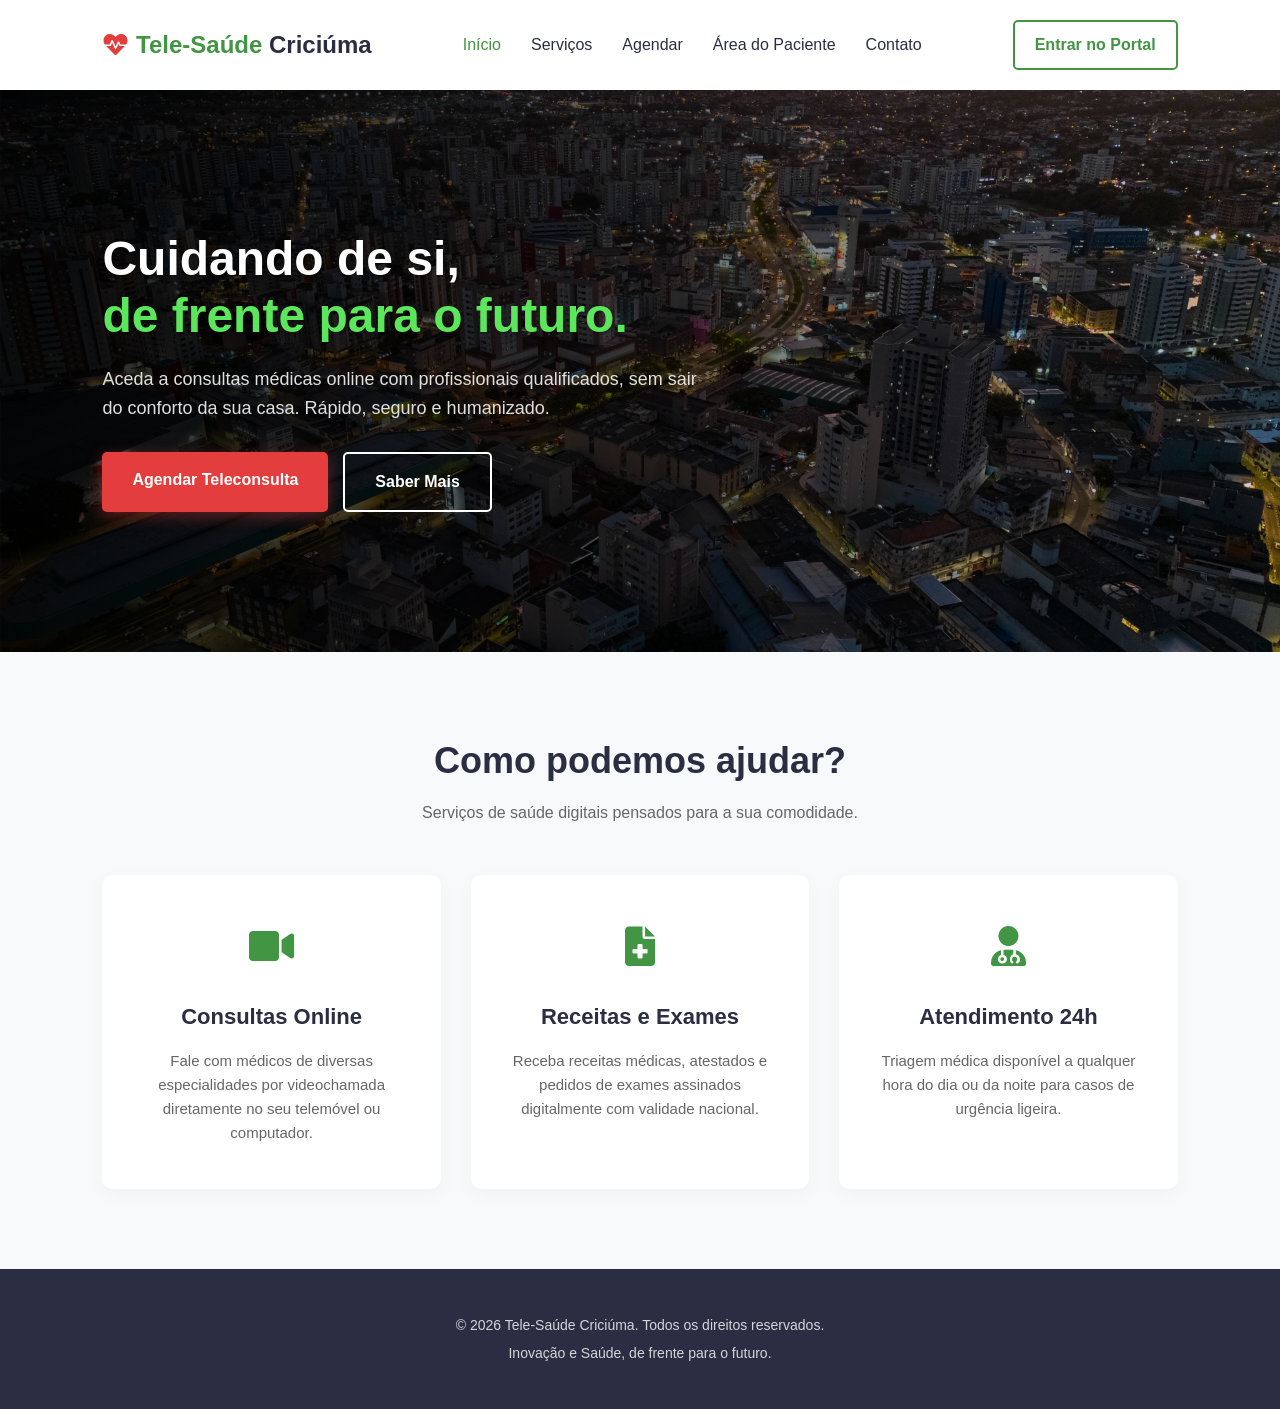
<file: index.html>
<!DOCTYPE html>
<html lang="pt">
<head>
    <meta charset="UTF-8">
    <meta name="viewport" content="width=device-width, initial-scale=1.0">
    <title>Tele-Saúde Criciúma - Início</title>
    <link rel="stylesheet" href="style.css">
    <link rel="stylesheet" href="https://cdnjs.cloudflare.com/ajax/libs/font-awesome/6.0.0/css/all.min.css">
</head>
<body>

    <header class="navbar">
        <div class="logo">
            <i class="fa-solid fa-heart-pulse"></i> Tele-Saúde <span>Criciúma</span>
        </div>
        <nav>
            <ul class="nav-links">
                <li><a href="index.html" class="active">Início</a></li>
                <li><a href="index.html#servicos">Serviços</a></li>
                <li><a href="agendar.html">Agendar</a></li>
                <li><a href="paciente.html">Área do Paciente</a></li>
                <li><a href="contato.html">Contato</a></li>
            </ul>
        </nav>
        <a href="paciente.html" class="btn-nav">Entrar no Portal</a>
    </header>

    <section id="inicio" class="hero">
        <div class="hero-container">
            <div class="hero-text">
                <h1>Cuidando de si, <br><span class="highlight">de frente para o futuro.</span></h1>
                <p>Aceda a consultas médicas online com profissionais qualificados, sem sair do conforto da sua casa. Rápido, seguro e humanizado.</p>
                <div class="hero-buttons">
                    <a href="agendar.html" class="btn-primary">Agendar Teleconsulta</a>
                    <a href="#servicos" class="btn-secondary">Saber Mais</a>
                </div>
            </div>
        </div>
    </section>

    <section id="servicos" class="services">
        <h2>Como podemos ajudar?</h2>
        <p class="subtitle">Serviços de saúde digitais pensados para a sua comodidade.</p>
        
        <div class="services-grid">
            <div class="card">
                <div class="icon-box"><i class="fa-solid fa-video"></i></div>
                <h3>Consultas Online</h3>
                <p>Fale com médicos de diversas especialidades por videochamada diretamente no seu telemóvel ou computador.</p>
            </div>

            <div class="card">
                <div class="icon-box"><i class="fa-solid fa-file-medical"></i></div>
                <h3>Receitas e Exames</h3>
                <p>Receba receitas médicas, atestados e pedidos de exames assinados digitalmente com validade nacional.</p>
            </div>

            <div class="card">
                <div class="icon-box"><i class="fa-solid fa-user-doctor"></i></div>
                <h3>Atendimento 24h</h3>
                <p>Triagem médica disponível a qualquer hora do dia ou da noite para casos de urgência ligeira.</p>
            </div>
        </div>
    </section>

    <footer>
        <p>&copy; 2026 Tele-Saúde Criciúma. Todos os direitos reservados.</p>
        <p>Inovação e Saúde, de frente para o futuro.</p>
    </footer>

</body>
</html>
</file>
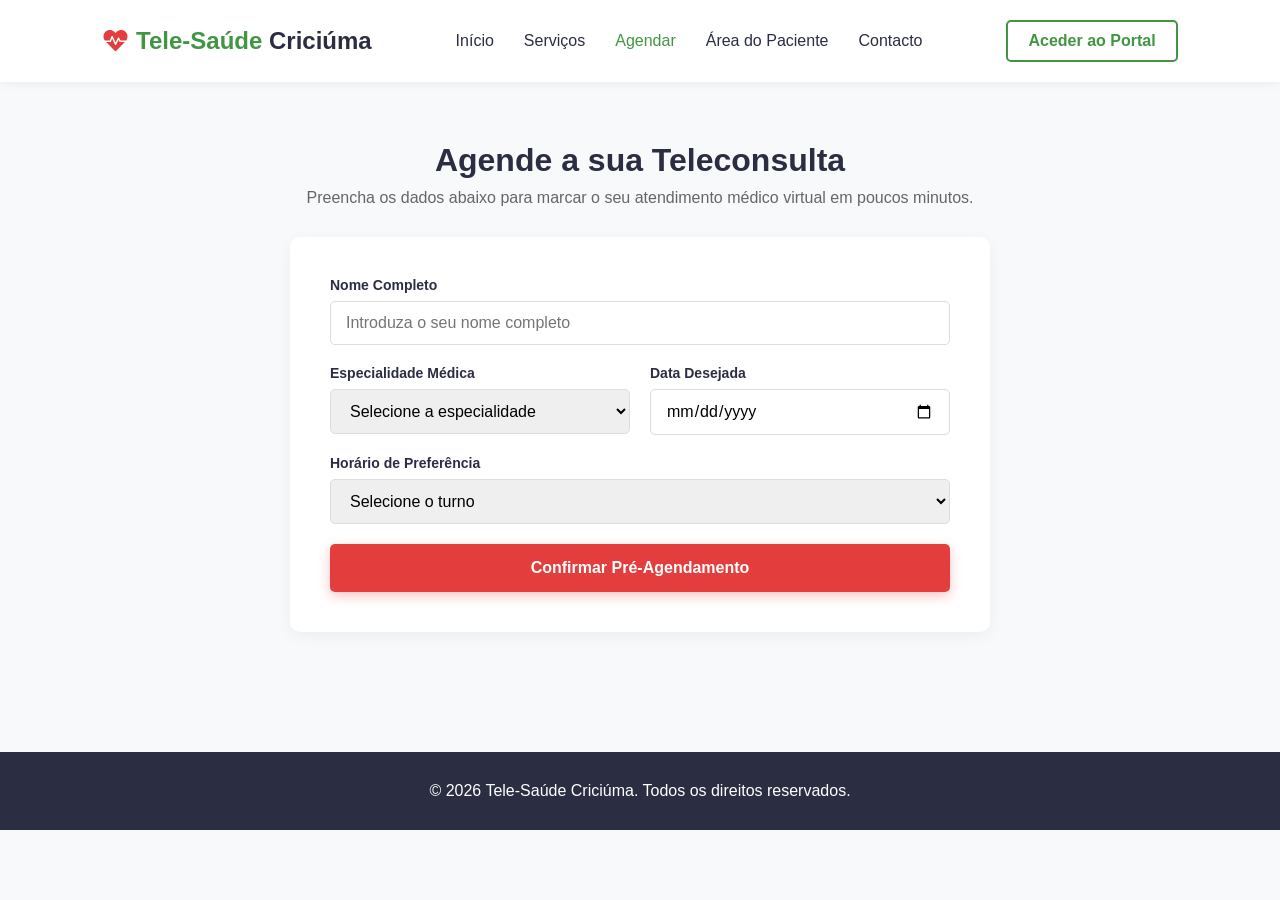
<file: agendar.html>
<!DOCTYPE html>
<html lang="pt">
<head>
    <meta charset="UTF-8">
    <meta name="viewport" content="width=device-width, initial-scale=1.0">
    <title>Tele-Saúde Criciúma - Marcar Consulta</title>
    <link rel="stylesheet" href="agendar.css">
    <link rel="stylesheet" href="https://cdnjs.cloudflare.com/ajax/libs/font-awesome/6.0.0/css/all.min.css">
</head>
<body>

    <header class="navbar">
        <div class="logo">
            <i class="fa-solid fa-heart-pulse"></i> Tele-Saúde <span>Criciúma</span>
        </div>
        <nav>
            <ul class="nav-links">
                <li><a href="index.html">Início</a></li>
                <li><a href="index.html#servicos">Serviços</a></li>
                <li><a href="agendar.html" class="active">Agendar</a></li>
                <li><a href="paciente.html">Área do Paciente</a></li>
                <li><a href="contacto.html">Contacto</a></li>
            </ul>
        </nav>
        <a href="paciente.html" class="btn-nav">Aceder ao Portal</a>
    </header>

    <section class="booking-section">
        <div class="form-container">
            <h2>Agende a sua Teleconsulta</h2>
            <p>Preencha os dados abaixo para marcar o seu atendimento médico virtual em poucos minutos.</p>
            
            <form class="booking-form">
                <div class="form-group">
                    <label for="name">Nome Completo</label>
                    <input type="text" id="name" placeholder="Introduza o seu nome completo" required>
                </div>
                
                <div class="form-row">
                    <div class="form-group">
                        <label for="specialty">Especialidade Médica</label>
                        <select id="specialty" required>
                            <option value="" disabled selected>Selecione a especialidade</option>
                            <option value="clinica-geral">Clínica Geral</option>
                            <option value="pediatria">Pediatria</option>
                            <option value="psicologia">Psicologia / Saúde Mental</option>
                            <option value="cardiologia">Cardiologia</option>
                        </select>
                    </div>
                    
                    <div class="form-group">
                        <label for="date">Data Desejada</label>
                        <input type="date" id="date" required>
                    </div>
                </div>

                <div class="form-group">
                    <label for="time">Horário de Preferência</label>
                    <select id="time" required>
                        <option value="" disabled selected>Selecione o turno</option>
                        <option value="manha">Manhã (08:00 - 12:00)</option>
                        <option value="tarde">Tarde (13:00 - 18:00)</option>
                        <option value="noite">Noite (18:00 - 22:00)</option>
                    </select>
                </div>

                <button type="submit" class="btn-submit">Confirmar Pré-Agendamento</button>
            </form>
        </div>
    </section>

    <footer>
        <p>&copy; 2026 Tele-Saúde Criciúma. Todos os direitos reservados.</p>
    </footer>

</body>
</html>
</file>
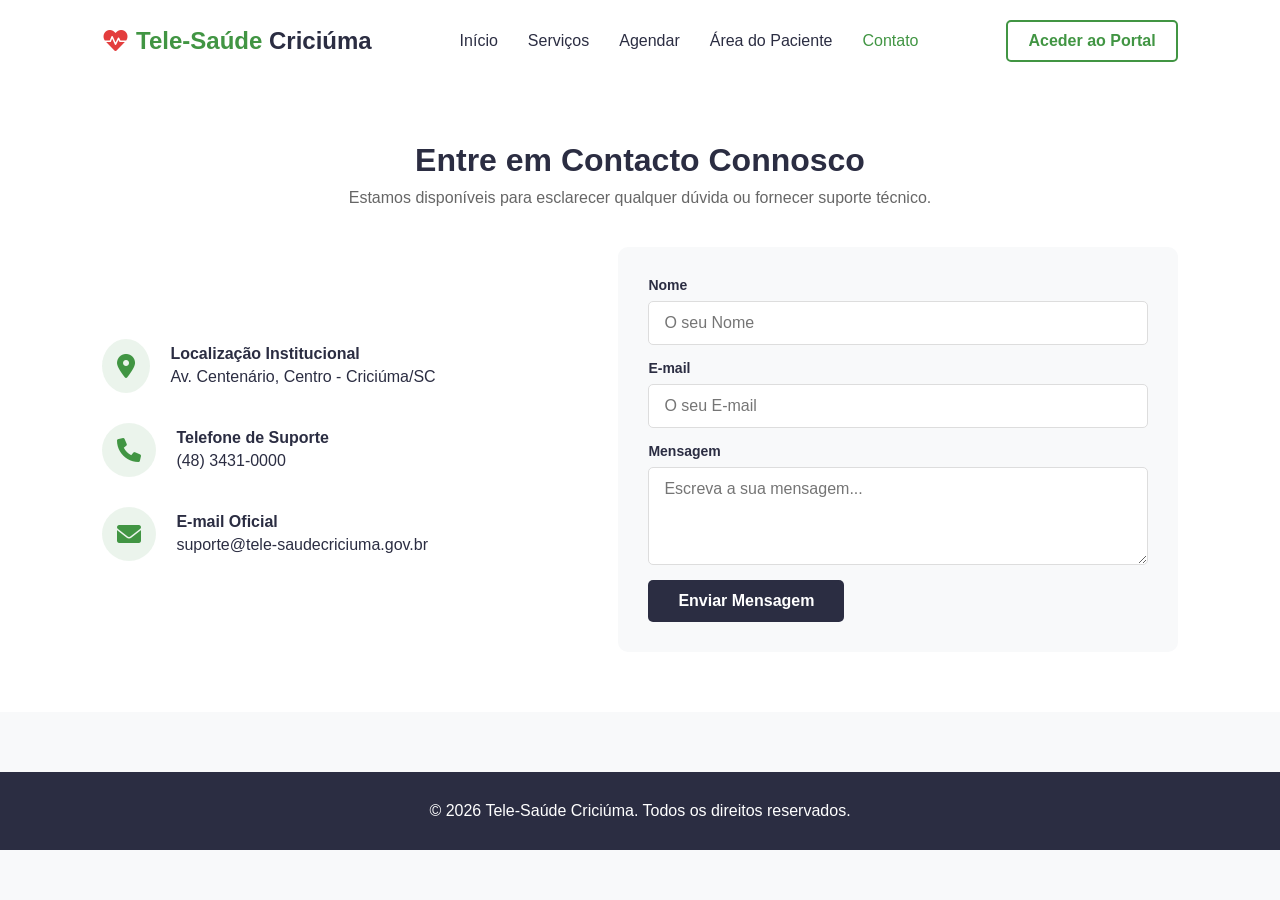
<file: contato.html>
<!DOCTYPE html>
<html lang="pt">
<head>
    <meta charset="UTF-8">
    <meta name="viewport" content="width=device-width, initial-scale=1.0">
    <title>Tele-Saúde Criciúma - Contacto</title>
    <link rel="stylesheet" href="contato.css">
    <link rel="stylesheet" href="https://cdnjs.cloudflare.com/ajax/libs/font-awesome/6.0.0/css/all.min.css">
</head>
<body>

    <header class="navbar">
        <div class="logo">
            <i class="fa-solid fa-heart-pulse"></i> Tele-Saúde <span>Criciúma</span>
        </div>
        <nav>
            <ul class="nav-links">
                <li><a href="index.html">Início</a></li>
                <li><a href="index.html#servicos">Serviços</a></li>
                <li><a href="agendar.html">Agendar</a></li>
                <li><a href="paciente.html">Área do Paciente</a></li>
                <li><a href="contato.html" class="active">Contato</a></li>
            </ul>
        </nav>
        <a href="paciente.html" class="btn-nav">Aceder ao Portal</a>
    </header>

    <section class="contact-section">
        <h2>Entre em Contacto Connosco</h2>
        <p class="subtitle">Estamos disponíveis para esclarecer qualquer dúvida ou fornecer suporte técnico.</p>
        
        <div class="contact-grid">
            <div class="contact-info">
                <div class="info-item">
                    <i class="fa-solid fa-location-dot"></i>
                    <div>
                        <h4>Localização Institucional</h4>
                        <p>Av. Centenário, Centro - Criciúma/SC</p>
                    </div>
                </div>
                <div class="info-item">
                    <i class="fa-solid fa-phone"></i>
                    <div>
                        <h4>Telefone de Suporte</h4>
                        <p>(48) 3431-0000</p>
                    </div>
                </div>
                <div class="info-item">
                    <i class="fa-solid fa-envelope"></i>
                    <div>
                        <h4>E-mail Oficial</h4>
                        <p>suporte@tele-saudecriciuma.gov.br</p>
                    </div>
                </div>
            </div>

            <div class="contact-form-container">
                <form class="contact-form">
                    <div class="form-group">
                        <label>Nome</label>
                        <input type="text" placeholder="O seu Nome" required>
                    </div>
                    <div class="form-group">
                        <label>E-mail</label>
                        <input type="email" placeholder="O seu E-mail" required>
                    </div>
                    <div class="form-group">
                        <label>Mensagem</label>
                        <textarea rows="4" placeholder="Escreva a sua mensagem..." required></textarea>
                    </div>
                    <button type="submit" class="btn-contact">Enviar Mensagem</button>
                </form>
            </div>
        </div>
    </section>

    <footer>
        <p>&copy; 2026 Tele-Saúde Criciúma. Todos os direitos reservados.</p>
    </footer>

</body>
</html>
</file>
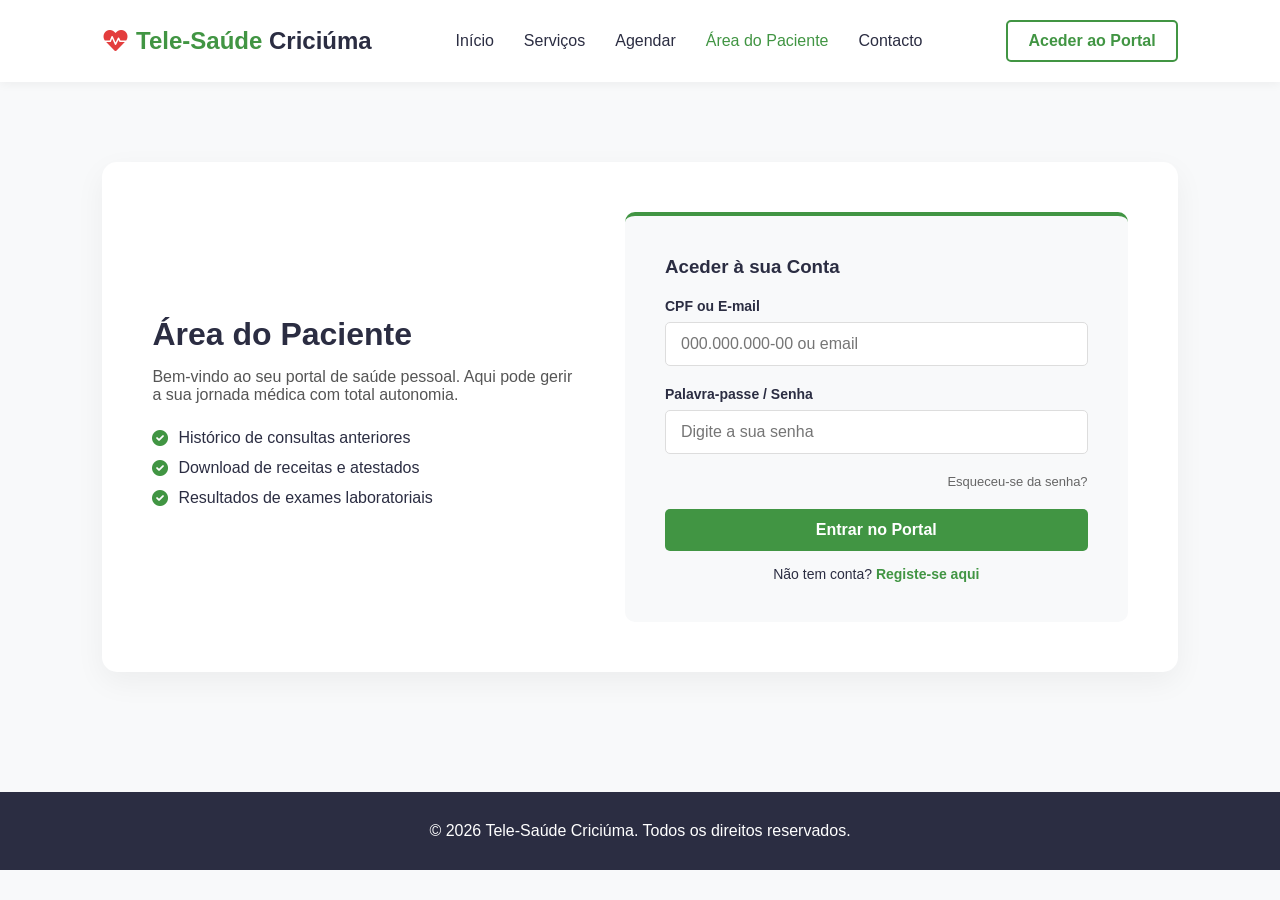
<file: paciente.html>
<!DOCTYPE html>
<html lang="pt">
<head>
    <meta charset="UTF-8">
    <meta name="viewport" content="width=device-width, initial-scale=1.0">
    <title>Tele-Saúde Criciúma - Área do Paciente</title>
    <link rel="stylesheet" href="paciente.css">
    <link rel="stylesheet" href="https://cdnjs.cloudflare.com/ajax/libs/font-awesome/6.0.0/css/all.min.css">
</head>
<body>

    <header class="navbar">
        <div class="logo">
            <i class="fa-solid fa-heart-pulse"></i> Tele-Saúde <span>Criciúma</span>
        </div>
        <nav>
            <ul class="nav-links">
                <li><a href="index.html">Início</a></li>
                <li><a href="index.html#servicos">Serviços</a></li>
                <li><a href="agendar.html">Agendar</a></li>
                <li><a href="paciente.html" class="active">Área do Paciente</a></li>
                <li><a href="contacto.html">Contacto</a></li>
            </ul>
        </nav>
        <a href="paciente.html" class="btn-nav">Aceder ao Portal</a>
    </header>

    <section class="patient-section">
        <div class="portal-container">
            <div class="portal-info">
                <h2>Área do Paciente</h2>
                <p>Bem-vindo ao seu portal de saúde pessoal. Aqui pode gerir a sua jornada médica com total autonomia.</p>
                <ul class="portal-features">
                    <li><i class="fa-solid fa-circle-check"></i> Histórico de consultas anteriores</li>
                    <li><i class="fa-solid fa-circle-check"></i> Download de receitas e atestados</li>
                    <li><i class="fa-solid fa-circle-check"></i> Resultados de exames laboratoriais</li>
                </ul>
            </div>
            
            <div class="portal-login">
                <h3>Aceder à sua Conta</h3>
                <form class="login-form">
                    <div class="form-group">
                        <label for="cpf">CPF ou E-mail</label>
                        <input type="text" id="cpf" placeholder="000.000.000-00 ou email" required>
                    </div>
                    <div class="form-group">
                        <label for="password">Palavra-passe / Senha</label>
                        <input type="password" id="password" placeholder="Digite a sua senha" required>
                    </div>
                    <div class="login-actions">
                        <a href="#" class="forgot-password">Esqueceu-se da senha?</a>
                    </div>
                    <button type="submit" class="btn-login">Entrar no Portal</button>
                    <p class="signup-text">Não tem conta? <a href="#">Registe-se aqui</a></p>
                </form>
            </div>
        </div>
    </section>

    <footer>
        <p>&copy; 2026 Tele-Saúde Criciúma. Todos os direitos reservados.</p>
    </footer>

</body>
</html>
</file>
<file: style.css>
/* CONFIGURAÇÕES GERAIS */
* {
    margin: 0;
    padding: 0;
    box-sizing: border-box;
    font-family: 'Segoe UI', Tahoma, Geneva, Verdana, sans-serif;
}

:root {
    --primary-green: #419543;
    --accent-red: #e33d3d;
    --dark-grey: #2b2d42;
    --light-bg: #f8f9fa;
    --white: #ffffff;
}

html {
    scroll-behavior: smooth;
}

body {
    background-color: var(--light-bg);
    color: var(--dark-grey);
    line-height: 1.6;
}

/* CABEÇALHO / NAVBAR */
.navbar {
    display: flex;
    justify-content: space-between;
    align-items: center;
    padding: 20px 8%;
    background-color: var(--white);
    box-shadow: 0 2px 10px rgba(0, 0, 0, 0.05);
    position: sticky;
    top: 0;
    z-index: 100;
}

.navbar .logo {
    font-size: 24px;
    font-weight: 700;
    color: var(--primary-green);
}

.navbar .logo span {
    color: var(--dark-grey);
}

.navbar .logo i {
    color: var(--accent-red);
}

.nav-links {
    list-style: none;
    display: flex;
    gap: 30px;
}

.nav-links a {
    text-decoration: none;
    color: var(--dark-grey);
    font-weight: 500;
    transition: color 0.3s;
}

.nav-links a:hover, .nav-links a.active {
    color: var(--primary-green);
}

.btn-nav {
    text-decoration: none;
    padding: 10px 20px;
    border: 2px solid var(--primary-green);
    color: var(--primary-green);
    border-radius: 5px;
    font-weight: 600;
    transition: all 0.3s;
}

.btn-nav:hover {
    background-color: var(--primary-green);
    color: var(--white);
}

/* SECÇÃO HERO (COM IMAGEM DE FUNDO E GRADIENTE) */
.hero {
    background: linear-gradient(to right, 
        rgba(0, 0, 0, 0.85) 0%, 
        rgba(0, 0, 0, 0.60) 50%, 
        rgba(0, 0, 0, 0.15) 100%), 
        url('criciuma.jpg');
    background-size: cover;
    background-position: center;
    background-repeat: no-repeat;
    padding: 140px 8%;
    display: flex;
    align-items: center;
}

.hero-container {
    width: 100%;
    display: flex;
    justify-content: flex-start;
}

.hero-text {
    max-width: 600px;
}

.hero-text h1 {
    font-size: 48px;
    color: var(--white);
    line-height: 1.2;
    margin-bottom: 20px;
    text-shadow: 1px 1px 3px rgba(0, 0, 0, 0.5);
}

.hero-text .highlight {
    color: #5ce65c;
}

.hero-text p {
    font-size: 18px;
    margin-bottom: 30px;
    color: #e0e0e0;
}

.hero-buttons {
    display: flex;
    gap: 15px;
}

.btn-primary {
    text-decoration: none;
    background-color: var(--accent-red);
    color: var(--white);
    padding: 15px 30px;
    border-radius: 5px;
    font-weight: 600;
    box-shadow: 0 4px 15px rgba(227, 61, 61, 0.4);
    transition: transform 0.2s, background-color 0.3s;
}

.btn-primary:hover {
    background-color: #c82f2f;
    transform: translateY(-2px);
}

.btn-secondary {
    text-decoration: none;
    background-color: transparent;
    color: var(--white);
    padding: 15px 30px;
    border: 2px solid var(--white);
    border-radius: 5px;
    font-weight: 600;
    transition: all 0.3s;
}

.btn-secondary:hover {
    background-color: var(--white);
    color: var(--dark-grey);
}

/* SECÇÃO DE SERVIÇOS */
.services {
    padding: 80px 8%;
    text-align: center;
    background-color: var(--light-bg);
}

.services h2 {
    font-size: 36px;
    color: var(--dark-grey);
    margin-bottom: 10px;
}

.services .subtitle {
    color: #666;
    margin-bottom: 50px;
}

.services-grid {
    display: flex;
    justify-content: space-between;
    gap: 30px;
    flex-wrap: wrap;
}

.card {
    background-color: var(--white);
    padding: 40px 30px;
    border-radius: 10px;
    flex: 1;
    min-width: 250px;
    box-shadow: 0 5px 20px rgba(0,0,0,0.03);
    border-bottom: 4px solid transparent;
    transition: all 0.3s;
}

.card:hover {
    transform: translateY(-10px);
    border-bottom: 4px solid var(--primary-green);
    box-shadow: 0 10px 30px rgba(65,149,67,0.1);
}

.icon-box {
    font-size: 40px;
    color: var(--primary-green);
    margin-bottom: 20px;
}

.card h3 {
    margin-bottom: 15px;
    font-size: 22px;
}

.card p {
    color: #666;
    font-size: 15px;
}

/* RODAPÉ */
footer {
    background-color: var(--dark-grey);
    color: var(--white);
    text-align: center;
    padding: 40px 20px;
}

footer p {
    font-size: 14px;
    opacity: 0.8;
    margin: 5px 0;
}

/* RESPONSIVIDADE */
@media (max-width: 768px) {
    .navbar { flex-direction: column; gap: 15px; }
    .nav-links { gap: 15px; }
    .hero { 
        padding: 80px 5%; 
        background: linear-gradient(to bottom, rgba(0,0,0,0.85), rgba(0,0,0,0.85)), url('criciuma.jpg');
    }
    .hero-container { text-align: center; justify-content: center; }
    .hero-text h1 { font-size: 32px; }
    .hero-buttons { flex-direction: column; }
    .services-grid { flex-direction: column; }
}
</file>
<file: agendar.css>
* {
    margin: 0;
    padding: 0;
    box-sizing: border-box;
    font-family: 'Segoe UI', Tahoma, Geneva, Verdana, sans-serif;
}

:root {
    --primary-green: #419543;
    --accent-red: #e33d3d;
    --dark-grey: #2b2d42;
    --light-bg: #f8f9fa;
    --white: #ffffff;
    --border-color: #ddd;
}

body {
    background-color: var(--light-bg);
    color: var(--dark-grey);
}

/* NAVBAR */
.navbar {
    display: flex;
    justify-content: space-between;
    align-items: center;
    padding: 20px 8%;
    background-color: var(--white);
    box-shadow: 0 2px 10px rgba(0, 0, 0, 0.05);
}

.navbar .logo { font-size: 24px; font-weight: 700; color: var(--primary-green); }
.navbar .logo span { color: var(--dark-grey); }
.navbar .logo i { color: var(--accent-red); }
.nav-links { list-style: none; display: flex; gap: 30px; }
.nav-links a { text-decoration: none; color: var(--dark-grey); font-weight: 500; }
.nav-links a:hover, .nav-links a.active { color: var(--primary-green); }
.btn-nav { text-decoration: none; padding: 10px 20px; border: 2px solid var(--primary-green); color: var(--primary-green); border-radius: 5px; font-weight: 600; }
.btn-nav:hover { background-color: var(--primary-green); color: var(--white); }

/* AGENDAMENTO */
.booking-section {
    padding: 60px 8%;
    display: flex;
    justify-content: center;
}

.form-container { width: 100%; max-width: 700px; text-align: center; }
.form-container h2 { font-size: 32px; margin-bottom: 10px; }
.form-container p { color: #666; margin-bottom: 30px; }

.booking-form {
    text-align: left;
    background: var(--white);
    padding: 40px;
    border-radius: 10px;
    box-shadow: 0 4px 15px rgba(0,0,0,0.05);
}

.form-group { margin-bottom: 20px; display: flex; flex-direction: column; gap: 8px; }
.form-row { display: flex; gap: 20px; }
.form-row .form-group { flex: 1; }
label { font-weight: 600; font-size: 14px; }
input, select { padding: 12px 15px; border: 1px solid var(--border-color); border-radius: 5px; font-size: 16px; outline: none; }
input:focus, select:focus { border-color: var(--primary-green); }

.btn-submit {
    width: 100%;
    background-color: var(--accent-red);
    color: var(--white);
    border: none;
    padding: 15px;
    font-size: 16px;
    font-weight: 600;
    border-radius: 5px;
    cursor: pointer;
    box-shadow: 0 4px 12px rgba(227, 61, 61, 0.3);
}
.btn-submit:hover { background-color: #c82f2f; }

footer { background-color: var(--dark-grey); color: var(--white); text-align: center; padding: 30px 20px; margin-top: 60px; }

@media (max-width: 768px) {
    .navbar, .form-row { flex-direction: column; gap: 15px; }
    .booking-form { padding: 20px; }
}
</file>
<file: contato.css>
* {
    margin: 0;
    padding: 0;
    box-sizing: border-box;
    font-family: 'Segoe UI', Tahoma, Geneva, Verdana, sans-serif;
}

:root {
    --primary-green: #419543;
    --accent-red: #e33d3d;
    --dark-grey: #2b2d42;
    --light-bg: #f8f9fa;
    --white: #ffffff;
    --border-color: #ddd;
}

body { background-color: var(--light-bg); color: var(--dark-grey); }

/* NAVBAR */
.navbar { display: flex; justify-content: space-between; align-items: center; padding: 20px 8%; background-color: var(--white); box-shadow: 0 2px 10px rgba(0, 0, 0, 0.05); }
.navbar .logo { font-size: 24px; font-weight: 700; color: var(--primary-green); }
.navbar .logo span { color: var(--dark-grey); }
.navbar .logo i { color: var(--accent-red); }
.nav-links { list-style: none; display: flex; gap: 30px; }
.nav-links a { text-decoration: none; color: var(--dark-grey); font-weight: 500; }
.nav-links a:hover, .nav-links a.active { color: var(--primary-green); }
.btn-nav { text-decoration: none; padding: 10px 20px; border: 2px solid var(--primary-green); color: var(--primary-green); border-radius: 5px; font-weight: 600; }

/* CONTACTO */
.contact-section { padding: 60px 8%; text-align: center; background-color: var(--white); }
.contact-section h2 { font-size: 32px; margin-bottom: 10px; }
.contact-section .subtitle { color: #666; margin-bottom: 40px; }

.contact-grid { display: flex; gap: 50px; text-align: left; max-width: 1100px; margin: 0 auto; }
.contact-info { flex: 1; display: flex; flex-direction: column; justify-content: center; gap: 30px; }
.info-item { display: flex; align-items: center; gap: 20px; }
.info-item i { font-size: 24px; color: var(--primary-green); background-color: rgba(65,149,67,0.1); padding: 15px; border-radius: 50%; }
.info-item h4 { margin-bottom: 5px; }

.contact-form-container { flex: 1.2; }
.contact-form { background-color: var(--light-bg); padding: 30px; border-radius: 10px; }
.form-group { margin-bottom: 15px; display: flex; flex-direction: column; gap: 8px; }
label { font-weight: 600; font-size: 14px; }
input, textarea { padding: 12px 15px; border: 1px solid var(--border-color); border-radius: 5px; font-size: 16px; outline: none; }
input:focus, textarea:focus { border-color: var(--primary-green); }

.btn-contact { background-color: var(--dark-grey); color: var(--white); border: none; padding: 12px 30px; font-size: 16px; font-weight: 600; border-radius: 5px; cursor: pointer; }
.btn-contact:hover { background-color: #1a1b29; }

footer { background-color: var(--dark-grey); color: var(--white); text-align: center; padding: 30px 20px; margin-top: 60px; }

@media (max-width: 768px) {
    .navbar, .contact-grid { flex-direction: column; gap: 20px; }
}
</file>
<file: paciente.css>
* {
    margin: 0;
    padding: 0;
    box-sizing: border-box;
    font-family: 'Segoe UI', Tahoma, Geneva, Verdana, sans-serif;
}

:root {
    --primary-green: #419543;
    --accent-red: #e33d3d;
    --dark-grey: #2b2d42;
    --light-bg: #f8f9fa;
    --white: #ffffff;
    --border-color: #ddd;
}

body { background-color: var(--light-bg); color: var(--dark-grey); }

/* NAVBAR */
.navbar { display: flex; justify-content: space-between; align-items: center; padding: 20px 8%; background-color: var(--white); box-shadow: 0 2px 10px rgba(0, 0, 0, 0.05); }
.navbar .logo { font-size: 24px; font-weight: 700; color: var(--primary-green); }
.navbar .logo span { color: var(--dark-grey); }
.navbar .logo i { color: var(--accent-red); }
.nav-links { list-style: none; display: flex; gap: 30px; }
.nav-links a { text-decoration: none; color: var(--dark-grey); font-weight: 500; }
.nav-links a:hover, .nav-links a.active { color: var(--primary-green); }
.btn-nav { text-decoration: none; padding: 10px 20px; border: 2px solid var(--primary-green); color: var(--primary-green); border-radius: 5px; font-weight: 600; }

/* PORTAL */
.patient-section { padding: 80px 8%; display: flex; justify-content: center; }
.portal-container { display: flex; align-items: center; justify-content: space-between; gap: 50px; background-color: var(--white); padding: 50px; border-radius: 15px; box-shadow: 0 10px 30px rgba(0,0,0,0.05); width: 100%; max-width: 1100px; }
.portal-info { flex: 1; }
.portal-info h2 { font-size: 32px; margin-bottom: 15px; }
.portal-info p { color: #555; margin-bottom: 25px; }
.portal-features { list-style: none; }
.portal-features li { margin-bottom: 12px; font-weight: 500; display: flex; align-items: center; gap: 10px; }
.portal-features li i { color: var(--primary-green); }

.portal-login { flex: 1; background-color: var(--light-bg); padding: 40px; border-radius: 10px; border-top: 4px solid var(--primary-green); }
.portal-login h3 { margin-bottom: 20px; }
.form-group { margin-bottom: 20px; display: flex; flex-direction: column; gap: 8px; }
label { font-weight: 600; font-size: 14px; }
input { padding: 12px 15px; border: 1px solid var(--border-color); border-radius: 5px; font-size: 16px; outline: none; }
input:focus { border-color: var(--primary-green); }
.login-actions { display: flex; justify-content: flex-end; margin-bottom: 20px; }
.forgot-password { font-size: 13px; color: #666; text-decoration: none; }
.forgot-password:hover { color: var(--primary-green); }

.btn-login { width: 100%; background-color: var(--primary-green); color: var(--white); border: none; padding: 12px; font-size: 16px; font-weight: 600; border-radius: 5px; cursor: pointer; }
.btn-login:hover { background-color: #327334; }
.signup-text { text-align: center; margin-top: 15px; font-size: 14px; }
.signup-text a { color: var(--primary-green); text-decoration: none; font-weight: 600; }

footer { background-color: var(--dark-grey); color: var(--white); text-align: center; padding: 30px 20px; margin-top: 40px; }

@media (max-width: 768px) {
    .navbar, .portal-container { flex-direction: column; gap: 20px; }
    .portal-container { padding: 20px; }
}
</file>
